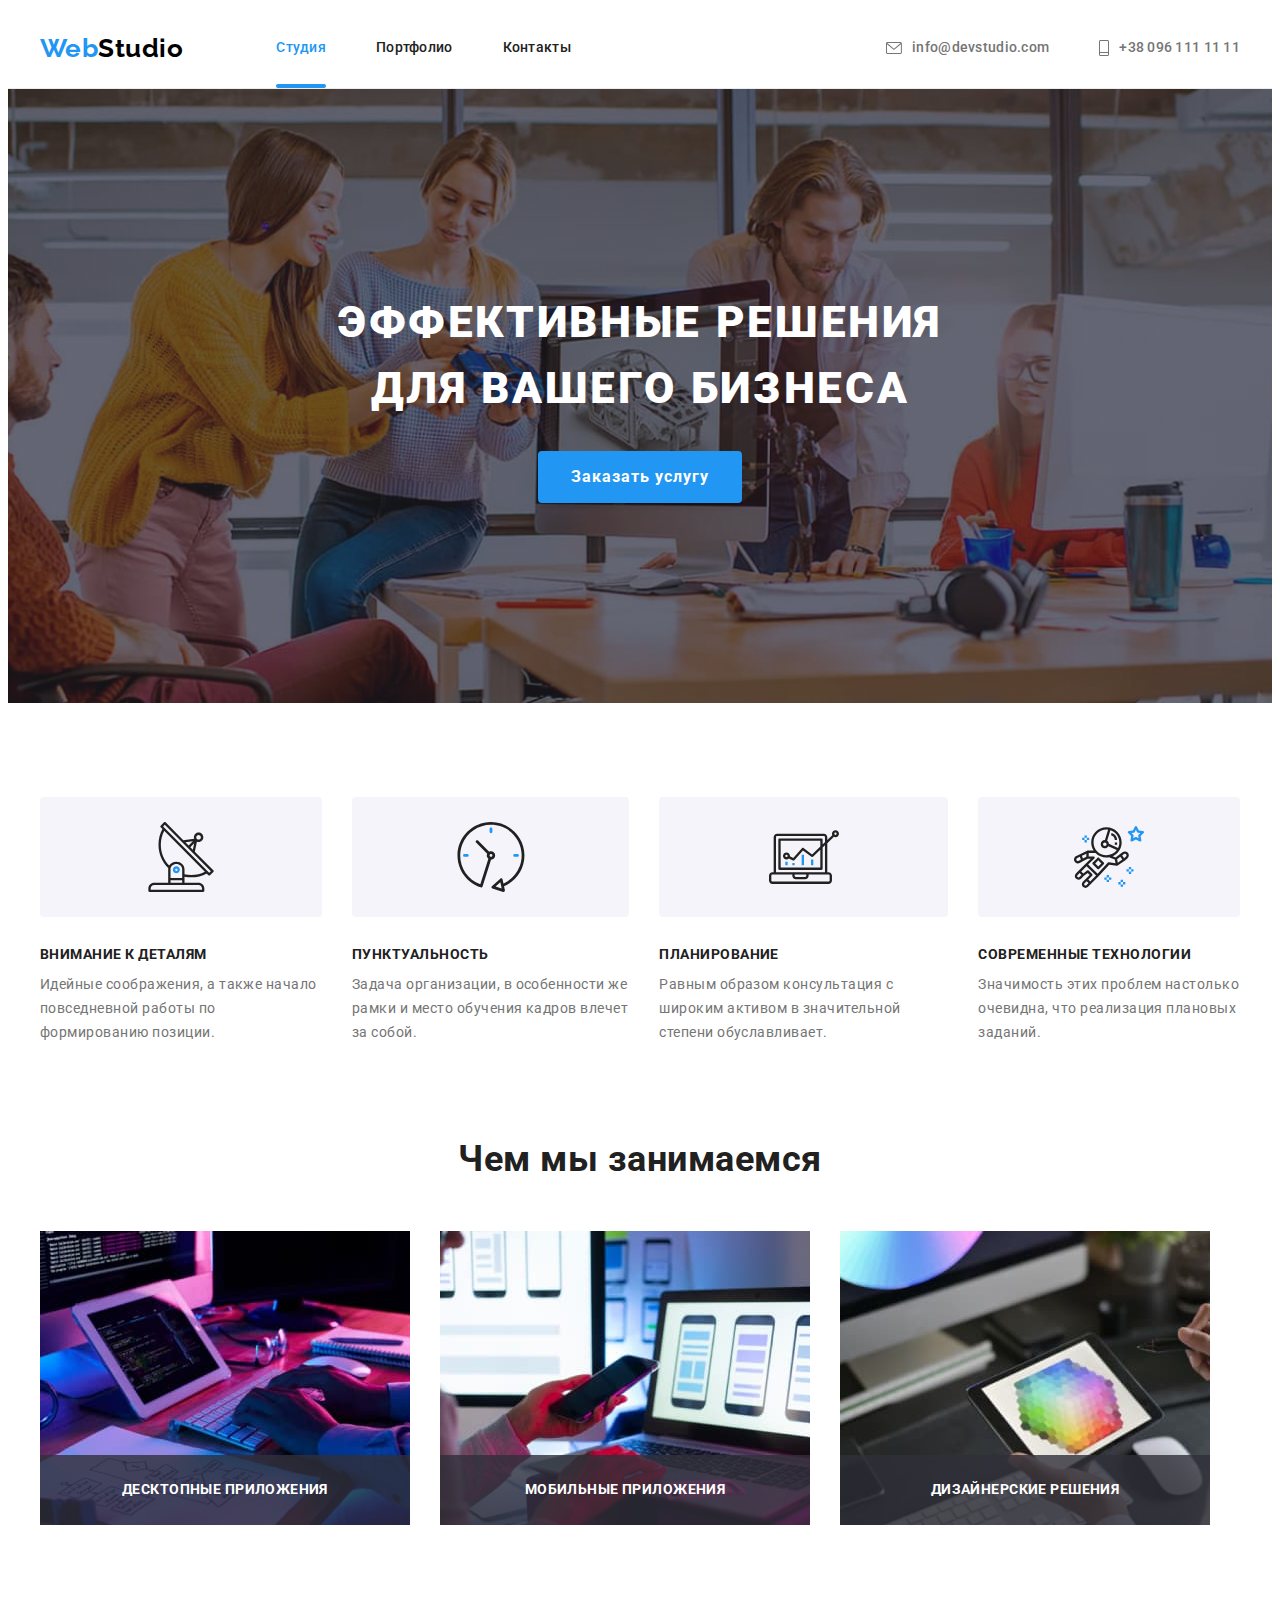
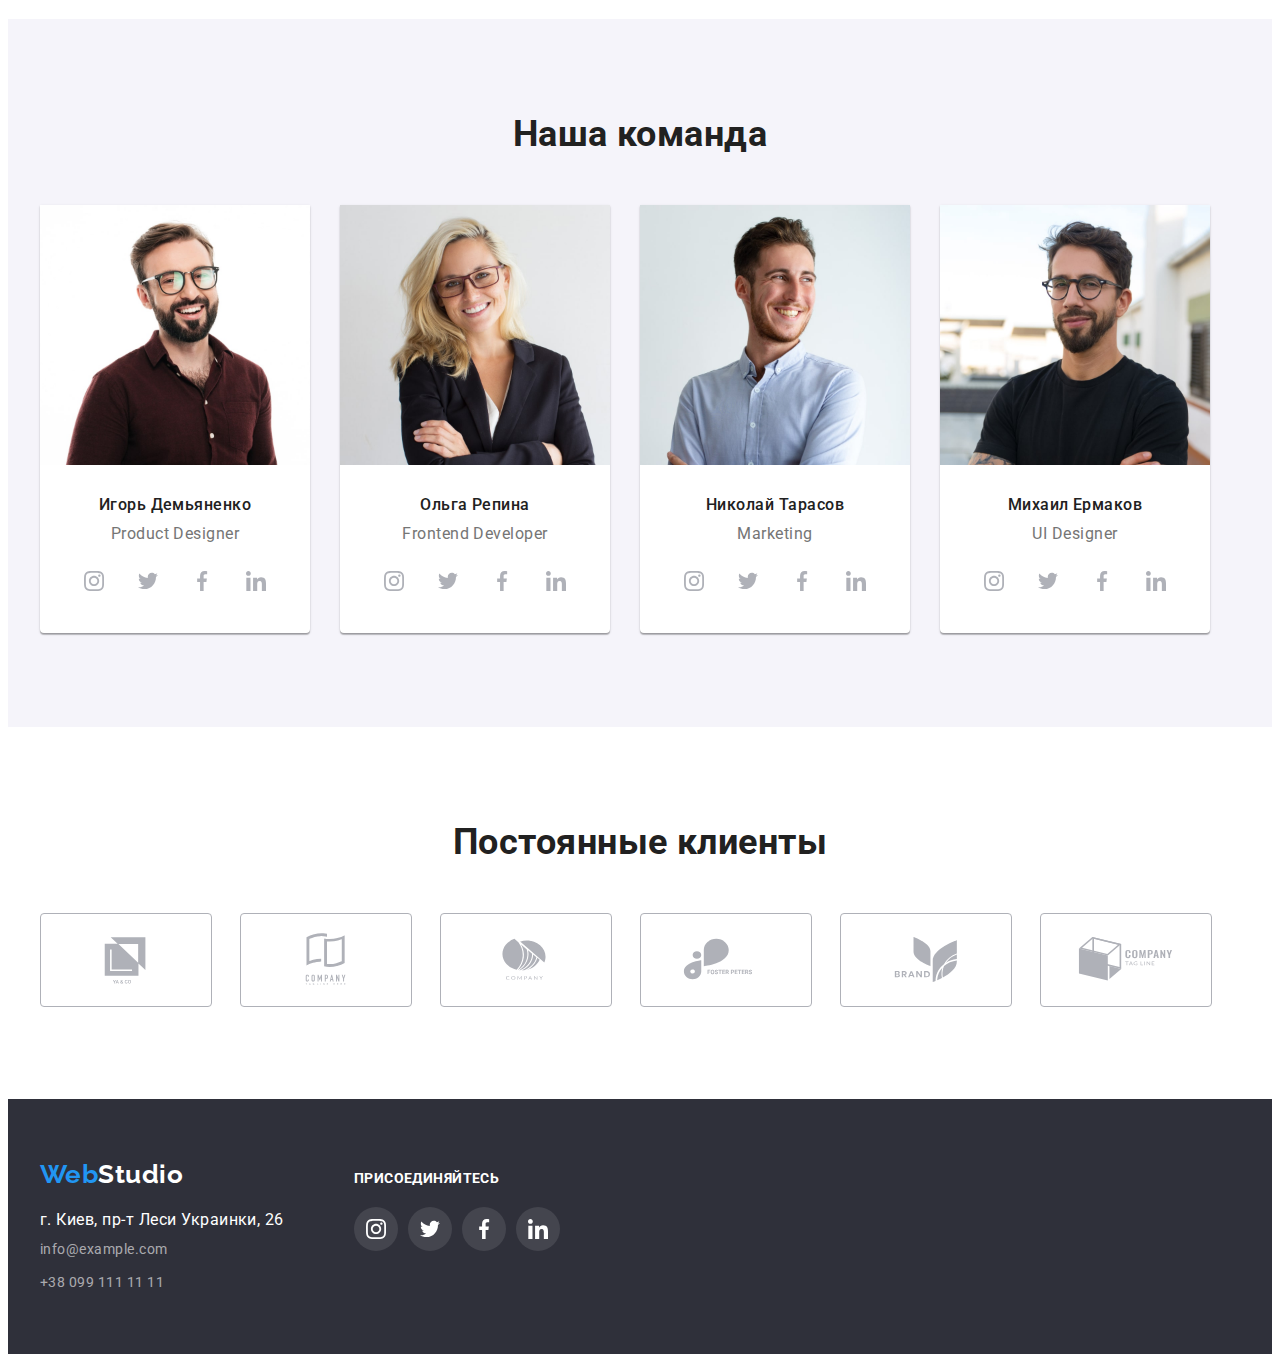
<file: index.html>
<!DOCTYPE html>
<html lang="ru">
    <head>
        <!-- Службова інформація не відображається в контексті сторінки-->
        <!-- utf-8 - найпоширеніше кодування -->
        <meta charset="utf-8" />
        <meta http-equiv="X-UA-Compatible" content="IE=edge" />
        <meta name="viewport" content="width=device-width, initial-scale=1.0" />
        <title>WebStudio</title>
        <!-- подключение шрифтов -->
        <link rel="preconnect" href="https://fonts.googleapis.com" />
        <link rel="preconnect" href="https://fonts.gstatic.com" crossorigin />
        <link
            href="https://fonts.googleapis.com/css2?family=Raleway:wght@700&family=Roboto:wght@400;500;700;900&display=swap"
            rel="stylesheet"
        />
        <!-- подключение modern-normalise перед основными стилями -->
        <link
            rel="stylesheet"
            href="https://cdnjs.cloudflare.com/ajax/libs/modern-normalize/1.1.0/modern-normalize.min.css"
            integrity="sha512-wpPYUAdjBVSE4KJnH1VR1HeZfpl1ub8YT/NKx4PuQ5NmX2tKuGu6U/JRp5y+Y8XG2tV+wKQpNHVUX03MfMFn9Q=="
            crossorigin="anonymous"
            referrerpolicy="no-referrer"
        />
        <link rel="stylesheet" href="./css/styles.css" />
    </head>

    <body>
        <!--  Вся информация сайта  -->
        <header>
            <!--  Шапка  -->
            <div class="container header-container">
                <nav class="header-nav">
                    <!-- Логотип-ссылка  -->
                    <a href="" lang="en" class="logo"> <span>Web</span>Studio </a>
                    <ul class="site-nav">
                        <!--Список ссылок для навигации-->
                        <li class="site-nav-item">
                            <a href="/" class="active">Студия</a>
                        </li>
                        <li class="site-nav-item">
                            <a href="./portfolio.html">Портфолио</a>
                        </li>
                        <li class="site-nav-item">
                            <a href="">Контакты</a>
                        </li>
                    </ul>
                </nav>
                <!-- Контактная информация-->
                <ul class="contacts">
                    <li class="contacts-item">
                        <a class="contacts-link" href="mailto:info@devstudio.com"
                            ><svg class="icon" width="16" height="12">
                                <use href="./images/sprite.svg#icon-envelope"></use>
                            </svg>
                            info@devstudio.com</a
                        >
                    </li>
                    <li class="contacts-item">
                        <a class="contacts-link" href="tel:+380961111111">
                            <svg class="icon" width="10" height="16">
                                <use href="./images/sprite.svg#icon-phone"></use>
                            </svg>
                            +38 096 111 11 11</a
                        >
                    </li>
                </ul>
            </div>
        </header>

        <!-- Основной контент -->
        <main>
            <!-- Герой -->
            <section class="hero">
                <div class="container">
                    <h1 class="hero-title">Эффективные решения для вашего бизнеса</h1>
                    <button type="button" data-modal-open>Заказать услугу</button>
                </div>
            </section>
            <!-- Перечень особенностей -->
            <section class="features">
                <div class="container features-container">
                    <!--Прячем заголовок h2  -->
                    <h2 class="visually-hidden">особенности</h2>
                    <!-- Скрыть заголовок в CSS  -->
                    <ul class="features-list">
                        <li class="features-list-item">
                            <div class="feactures-top">
                                <svg class="features-icon" width="70" height="70">
                                    <use href="./images/sprite.svg#icon-antenna"></use>
                                </svg>
                            </div>
                            <h3 class="features-list-title">Внимание к деталям</h3>
                            <p class="features-list-text">
                                Идейные соображения, а также начало повседневной работы по
                                формированию позиции.
                            </p>
                        </li>
                        <li>
                            <div class="feactures-top">
                                <svg class="features-icon" width="70" height="70">
                                    <use href="./images/sprite.svg#icon-clock"></use>
                                </svg>
                            </div>
                            <h3 class="features-list-title">Пунктуальность</h3>
                            <p class="features-list-text">
                                Задача организации, в особенности же рамки и место обучения кадров
                                влечет за собой.
                            </p>
                        </li>
                        <li>
                            <div class="feactures-top">
                                <svg class="features-icon" width="70" height="70">
                                    <use href="./images/sprite.svg#icon-diagram"></use>
                                </svg>
                            </div>
                            <h3 class="features-list-title">Планирование</h3>
                            <p class="features-list-text">
                                Равным образом консультация с широким активом в значительной степени
                                обуславливает.
                            </p>
                        </li>
                        <li>
                            <div class="feactures-top">
                                <svg class="features-icon" width="70" height="70">
                                    <use href="./images/sprite.svg#icon-astronaut"></use>
                                </svg>
                            </div>
                            <h3 class="features-list-title">Современные технологии</h3>
                            <p class="features-list-text">
                                Значимость этих проблем настолько очевидна, что реализация плановых
                                заданий.
                            </p>
                        </li>
                    </ul>
                </div>
            </section>
            <!--  Чем мы занимаемся  -->
            <section class="box">
                <div class="container">
                    <h2 class="box-title">Чем мы занимаемся</h2>
                    <ul class="box-list">
                        <li class="box-item">
                            <img src="./images/img1.jpg" alt="Разработка" width="370" />
                            <p class="box-item-text">Десктопные приложения</p>
                        </li>
                        <li class="box-item">
                            <img src="./images/img2.jpg" alt="Планирование" width="370" />
                            <p class="box-item-text">Мобильные приложения</p>
                        </li>
                        <li class="box-item">
                            <img src="./images/img3.jpg" alt="Визуализация" width="370" />
                            <p class="box-item-text">Дизайнерские решения</p>
                        </li>
                    </ul>
                </div>
            </section>
            <!-- Наша команда -->
            <section class="team">
                <div class="container team-container">
                    <h2 class="team-title">Наша команда</h2>
                    <ul class="team-list">
                        <li class="team-card">
                            <img src="./images/photo1.jpg" alt="фото дезайнера" width="270" />
                            <div class="team-card-bottom">
                                <h3>Игорь Демьяненко</h3>
                                <p lang="en">Product Designer</p>
                                <ul class="social-list">
                                    <li class="social-item">
                                        <a href="" class="social-link">
                                            <svg class="social-icon" width="20" height="20">
                                                <use
                                                    href="./images/sprite.svg#icon-instagram"
                                                ></use>
                                            </svg>
                                        </a>
                                    </li>

                                    <li class="social-item">
                                        <a href="" class="social-link">
                                            <svg class="social-icon" width="20" height="20">
                                                <use href="./images/sprite.svg#icon-twitter"></use>
                                            </svg>
                                        </a>
                                    </li>

                                    <li class="social-item">
                                        <a href="" class="social-link">
                                            <svg class="social-icon" width="20" height="20">
                                                <use href="./images/sprite.svg#icon-facebook"></use>
                                            </svg>
                                        </a>
                                    </li>

                                    <li class="social-item">
                                        <a href="" class="social-link">
                                            <svg class="social-icon" width="20" height="20">
                                                <use href="./images/sprite.svg#icon-linkedin"></use>
                                            </svg>
                                        </a>
                                    </li>
                                </ul>
                            </div>
                        </li>
                        <li class="team-card">
                            <img src="./images/photo2.jpg" alt="фото разработчика" width="270" />
                            <div class="team-card-bottom">
                                <h3>Ольга Репина</h3>
                                <p lang="en">Frontend Developer</p>
                                <ul class="social-list">
                                    <li class="social-item">
                                        <a href="" class="social-link">
                                            <svg class="social-icon" width="20" height="20">
                                                <use
                                                    href="./images/sprite.svg#icon-instagram"
                                                ></use>
                                            </svg>
                                        </a>
                                    </li>

                                    <li class="social-item">
                                        <a href="" class="social-link">
                                            <svg class="social-icon" width="20" height="20">
                                                <use href="./images/sprite.svg#icon-twitter"></use>
                                            </svg>
                                        </a>
                                    </li>

                                    <li class="social-item">
                                        <a href="" class="social-link">
                                            <svg class="social-icon" width="20" height="20">
                                                <use href="./images/sprite.svg#icon-facebook"></use>
                                            </svg>
                                        </a>
                                    </li>

                                    <li class="social-item">
                                        <a href="" class="social-link">
                                            <svg class="social-icon" width="20" height="20">
                                                <use href="./images/sprite.svg#icon-linkedin"></use>
                                            </svg>
                                        </a>
                                    </li>
                                </ul>
                            </div>
                        </li>
                        <li class="team-card">
                            <img src="./images/photo3.jpg" alt="фото маркетолога" width="270" />
                            <div class="team-card-bottom">
                                <h3>Николай Тарасов</h3>
                                <p lang="en">Marketing</p>
                                <ul class="social-list">
                                    <li class="social-item">
                                        <a href="" class="social-link">
                                            <svg class="social-icon" width="20" height="20">
                                                <use
                                                    href="./images/sprite.svg#icon-instagram"
                                                ></use>
                                            </svg>
                                        </a>
                                    </li>

                                    <li class="social-item">
                                        <a href="" class="social-link">
                                            <svg class="social-icon" width="20" height="20">
                                                <use href="./images/sprite.svg#icon-twitter"></use>
                                            </svg>
                                        </a>
                                    </li>

                                    <li class="social-item">
                                        <a href="" class="social-link">
                                            <svg class="social-icon" width="20" height="20">
                                                <use href="./images/sprite.svg#icon-facebook"></use>
                                            </svg>
                                        </a>
                                    </li>

                                    <li class="social-item">
                                        <a href="" class="social-link">
                                            <svg class="social-icon" width="20" height="20">
                                                <use href="./images/sprite.svg#icon-linkedin"></use>
                                            </svg>
                                        </a>
                                    </li>
                                </ul>
                            </div>
                        </li>
                        <li class="team-card">
                            <img src="./images/photo4.jpg" alt="фото UI Designer" width="270" />
                            <div class="team-card-bottom">
                                <h3>Михаил Ермаков</h3>
                                <p lang="en">UI Designer</p>
                                <ul class="social-list">
                                    <li class="social-item">
                                        <a href="" class="social-link">
                                            <svg class="social-icon" width="20" height="20">
                                                <use
                                                    href="./images/sprite.svg#icon-instagram"
                                                ></use>
                                            </svg>
                                        </a>
                                    </li>

                                    <li class="social-item">
                                        <a href="" class="social-link">
                                            <svg class="social-icon" width="20" height="20">
                                                <use href="./images/sprite.svg#icon-twitter"></use>
                                            </svg>
                                        </a>
                                    </li>

                                    <li class="social-item">
                                        <a href="" class="social-link">
                                            <svg class="social-icon" width="20" height="20">
                                                <use href="./images/sprite.svg#icon-facebook"></use>
                                            </svg>
                                        </a>
                                    </li>

                                    <li class="social-item">
                                        <a href="" class="social-link">
                                            <svg class="social-icon" width="20" height="20">
                                                <use href="./images/sprite.svg#icon-linkedin"></use>
                                            </svg>
                                        </a>
                                    </li>
                                </ul>
                            </div>
                        </li>
                    </ul>
                </div>
            </section>
            <section class="clients">
                <div class="container clients-container">
                    <h2 class="clients-title">Постоянные клиенты</h2>
                    <ul class="clients-list">
                        <li class="clients-item">
                            <a class="clients-link" href="">
                                <svg class="client-icon" width="106" height="60">
                                    <use href="./images/sprite.svg#icon-client1"></use>
                                </svg>
                            </a>
                        </li>
                        <li class="clients-item">
                            <a class="clients-link" href="">
                                <svg class="client-icon" width="106" height="60">
                                    <use href="./images/sprite.svg#icon-client2"></use>
                                </svg>
                            </a>
                        </li>
                        <li class="clients-item">
                            <a class="clients-link" href="">
                                <svg class="client-icon" width="106" height="60">
                                    <use href="./images/sprite.svg#icon-client3"></use>
                                </svg>
                            </a>
                        </li>
                        <li class="clients-item">
                            <a class="clients-link" href="">
                                <svg class="client-icon" width="106" height="60">
                                    <use href="./images/sprite.svg#icon-client4"></use>
                                </svg>
                            </a>
                        </li>
                        <li class="clients-item">
                            <a class="clients-link" href="">
                                <svg class="client-icon" width="106" height="60">
                                    <use href="./images/sprite.svg#icon-client5"></use>
                                </svg>
                            </a>
                        </li>
                        <li class="clients-item">
                            <a class="clients-link" href="">
                                <svg class="client-icon" width="106" height="60">
                                    <use href="./images/sprite.svg#icon-client6"></use>
                                </svg>
                            </a>
                        </li>
                    </ul>
                </div>
            </section>
        </main>

        <footer class="footer">
            <!-- Футер -->
            <div class="container footer-container">
                <div class="footer-contacts">
                    <!-- Логотип-ссылка  -->
                    <a href="/" lang="en" class="logo"> <span>Web</span>Studio </a>
                    <address class="address">
                        <ul class="footer-list">
                            <li class="footer-list-item">
                                <!-- адресс - ссылка на гугл карту в новой вкладке -->
                                <a
                                    class="address-map"
                                    href="https://goo.gl/maps/qX6E7kTWW1nA5MXd7"
                                    target="_blank"
                                    rel="noopener noreferrer"
                                    >г. Киев, пр-т Леси Украинки, 26</a
                                >
                            </li>
                            <li class="footer-list-item">
                                <a class="address-mail" href="mailto:info@example.com"
                                    >info@example.com</a
                                >
                            </li>
                            <li class="footer-list-item">
                                <a class="address-tel" href="tel:+380991111111"
                                    >+38 099 111 11 11</a
                                >
                            </li>
                        </ul>
                    </address>
                </div>
                <div class="footer-social-links">
                    <h2 class="footer-links-title">присоединяйтесь</h2>
                    <ul class="footer-social-list">
                        <li class="social-item">
                            <a href="" class="social-link">
                                <svg class="social-icon" width="20" height="20">
                                    <use href="./images/sprite.svg#icon-instagram"></use>
                                </svg>
                            </a>
                        </li>

                        <li class="social-item">
                            <a href="" class="social-link">
                                <svg class="social-icon" width="20" height="20">
                                    <use href="./images/sprite.svg#icon-twitter"></use>
                                </svg>
                            </a>
                        </li>

                        <li class="social-item">
                            <a href="" class="social-link">
                                <svg class="social-icon" width="20" height="20">
                                    <use href="./images/sprite.svg#icon-facebook"></use>
                                </svg>
                            </a>
                        </li>

                        <li class="social-item">
                            <a href="" class="social-link">
                                <svg class="social-icon" width="20" height="20">
                                    <use href="./images/sprite.svg#icon-linkedin"></use>
                                </svg>
                            </a>
                        </li>
                    </ul>
                </div>
            </div>
        </footer>
        <div class="backdrop is-hidden" data-modal>
            <div class="modal">
                <button type="button" class="modal-close" data-modal-close>
                    <svg class="modal-close-icon" width="18" height="18">
                        <use href="./images/sprite.svg#icon-close"></use>
                    </svg>
                </button>
            </div>
        </div>
        <script src="./js/modal.js"></script>
    </body>
</html>
</file>
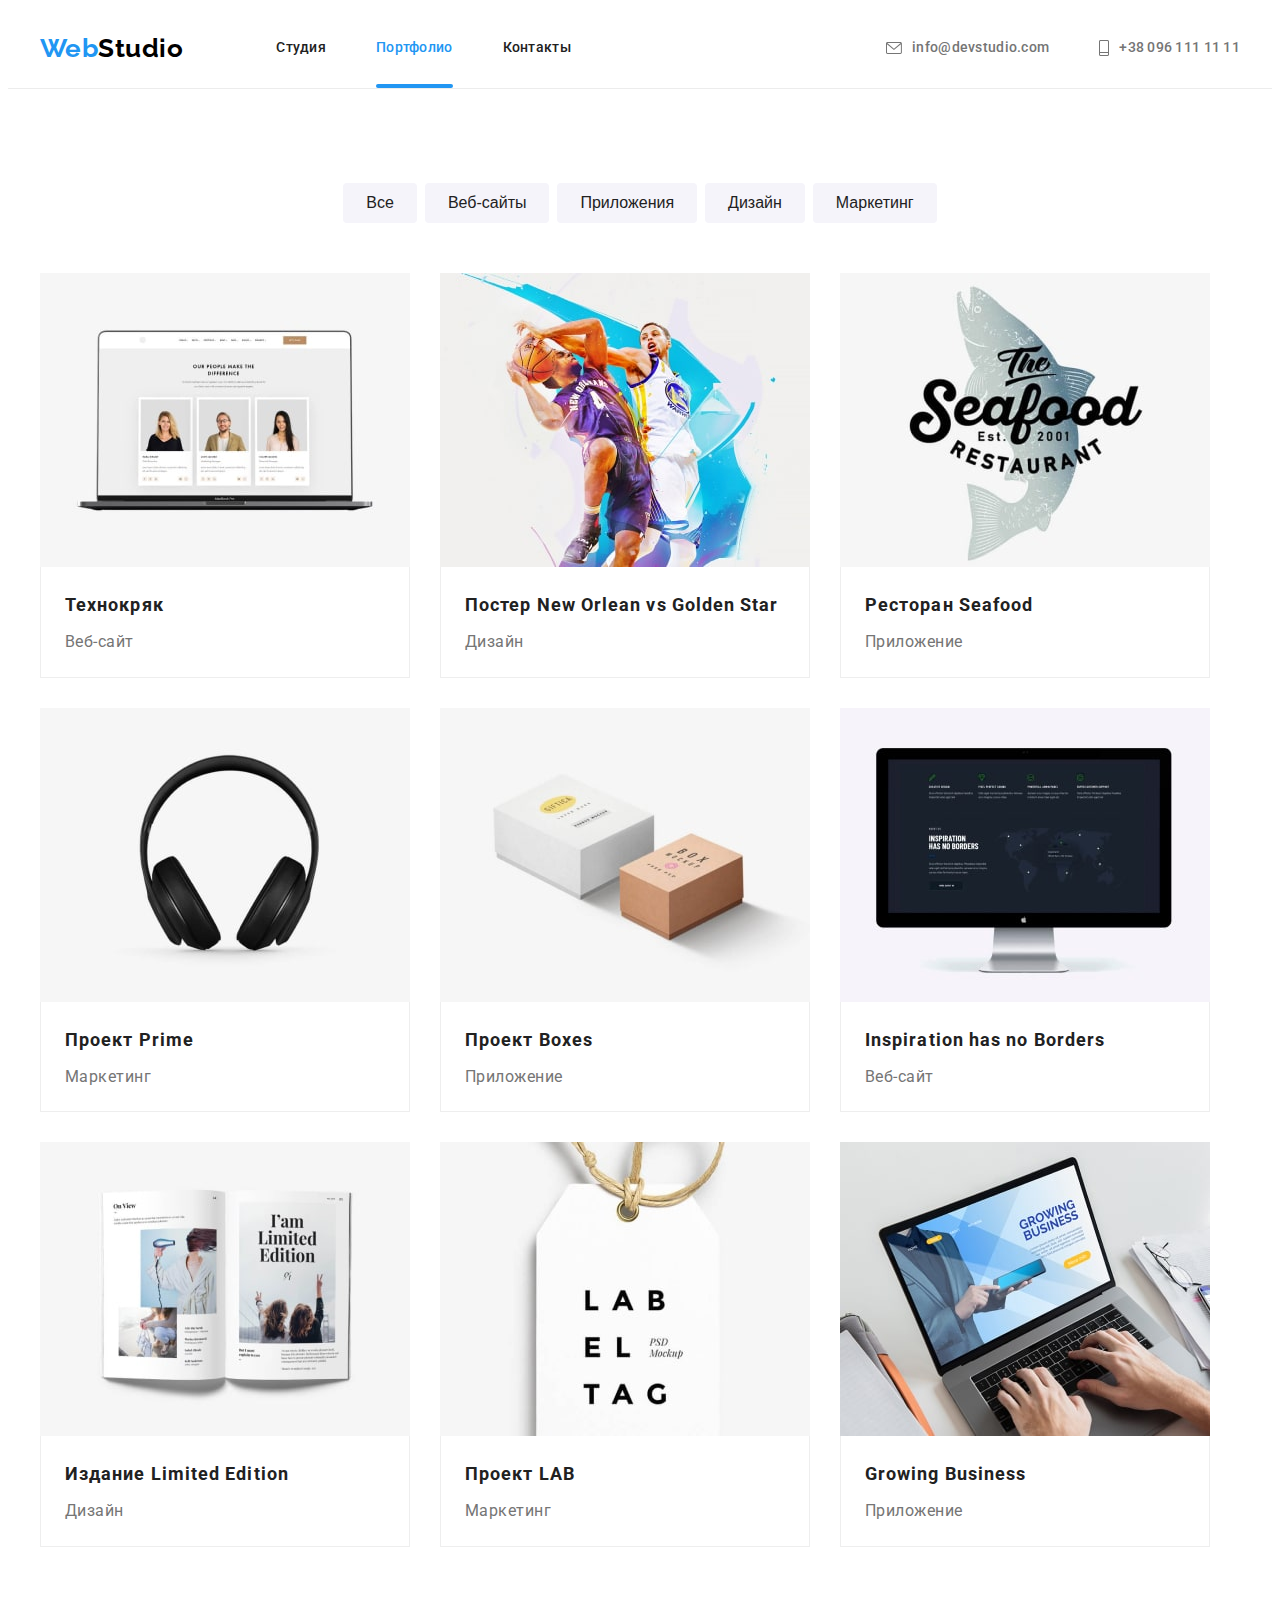
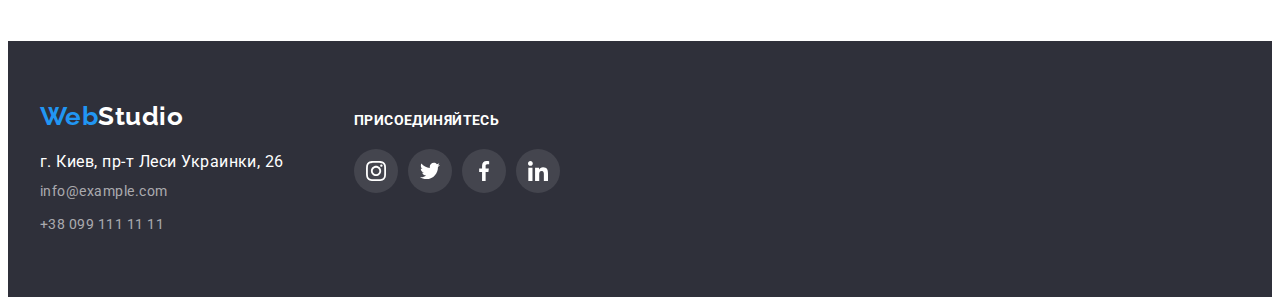
<file: portfolio.html>
<!DOCTYPE html>
<html lang="ru">
    <head>
        <meta charset="UTF-8" />
        <meta http-equiv="X-UA-Compatible" content="IE=edge" />
        <meta name="viewport" content="width=device-width, initial-scale=1.0" />
        <title>Portfolio</title>
        <!-- подключение шрифтов -->
        <link rel="preconnect" href="https://fonts.googleapis.com" />
        <link rel="preconnect" href="https://fonts.gstatic.com" crossorigin />
        <link
            href="https://fonts.googleapis.com/css2?family=Raleway:wght@700&family=Roboto:wght@400;500;700;900&display=swap"
            rel="stylesheet"
        />
        <!-- подключение modern-normalise перед основными стилями -->
        <link
            rel="stylesheet"
            href="https://cdnjs.cloudflare.com/ajax/libs/modern-normalize/1.1.0/modern-normalize.min.css"
            integrity="sha512-wpPYUAdjBVSE4KJnH1VR1HeZfpl1ub8YT/NKx4PuQ5NmX2tKuGu6U/JRp5y+Y8XG2tV+wKQpNHVUX03MfMFn9Q=="
            crossorigin="anonymous"
            referrerpolicy="no-referrer"
        />
        <link rel="stylesheet" href="./css/styles.css" />
    </head>
    <body>
        <header>
            <!--  Шапка  -->
            <div class="container header-container">
                <nav class="header-nav">
                    <!-- Логотип-ссылка  -->
                    <a href="" lang="en" class="logo"> <span>Web</span>Studio </a>
                    <ul class="site-nav">
                        <!--Список ссылок для навигации-->
                        <li class="site-nav-item">
                            <a href="/">Студия</a>
                        </li>
                        <li class="site-nav-item">
                            <a class="active" href="./portfolio.html">Портфолио</a>
                        </li>
                        <li class="site-nav-item">
                            <a href="">Контакты</a>
                        </li>
                    </ul>
                </nav>
                <!-- Контактная информация-->
                <ul class="contacts">
                    <li class="contacts-item">
                        <a class="contacts-link" href="mailto:info@devstudio.com"
                            ><svg class="icon" width="16" height="12">
                                <use href="./images/sprite.svg#icon-envelope"></use>
                            </svg>
                            info@devstudio.com</a
                        >
                    </li>
                    <li class="contacts-item">
                        <a class="contacts-link" href="tel:+380961111111">
                            <svg class="icon" width="10" height="16">
                                <use href="./images/sprite.svg#icon-phone"></use>
                            </svg>
                            +38 096 111 11 11</a
                        >
                    </li>
                </ul>
            </div>
        </header>
        <main>
            <!-- Projects -->
            <section class="portfolio">
                <div class="container">
                    <!-- Спрятать заголовок -->
                    <h1 class="visually-hidden">Портфолио</h1>
                    <ul class="filter">
                        <li class="filter-item">
                            <button type="button" class="filter-btn">Все</button>
                        </li>
                        <li class="filter-item">
                            <button type="button" class="filter-btn">Веб-сайты</button>
                        </li>
                        <li class="filter-item">
                            <button type="button" class="filter-btn">Приложения</button>
                        </li>
                        <li class="filter-item">
                            <button type="button" class="filter-btn">Дизайн</button>
                        </li>
                        <li class="filter-item">
                            <button type="button" class="filter-btn">Маркетинг</button>
                        </li>
                    </ul>
                    <ul class="projects">
                        <li class="project-card">
                            <a href="" class="project-card-link">
                                <div class="project-card-wrap">
                                    <img
                                        src="./images/portfolio1.jpg"
                                        alt="Изображение веб-сайта"
                                        width="370"
                                    />
                                    <p class="project-card-overlay">
                                        Технокряк это современная площадка распространения
                                        коронавируса. Компании используют эту платформу для
                                        цифрового шпионажа и атак на защищённые сервера конкурентов.
                                    </p>
                                </div>
                                <div class="project-card-bottom">
                                    <h2 class="project-card-title">Технокряк</h2>
                                    <p class="project-card-text">Веб-сайт</p>
                                </div>
                            </a>
                        </li>
                        <li class="project-card">
                            <a href="" class="project-card-link">
                                <div class="project-card-wrap">
                                    <img src="./images/portfolio2.jpg" alt="Постер" width="370" />
                                    <p class="project-card-overlay">
                                        Технокряк это современная площадка распространения
                                        коронавируса. Компании используют эту платформу для
                                        цифрового шпионажа и атак на защищённые сервера конкурентов.
                                    </p>
                                </div>
                                <div class="project-card-bottom">
                                    <h2 class="project-card-title">
                                        Постер <span lang="en">New Orlean vs Golden Star</span>
                                    </h2>
                                    <p class="project-card-text">Дизайн</p>
                                </div>
                            </a>
                        </li>
                        <li class="project-card">
                            <a href="" class="project-card-link">
                                <div class="project-card-wrap">
                                    <img
                                        src="./images/portfolio3.jpg"
                                        alt="Изображение приложения для ресторана"
                                        width="370"
                                    />
                                    <p class="project-card-overlay">
                                        Технокряк это современная площадка распространения
                                        коронавируса. Компании используют эту платформу для
                                        цифрового шпионажа и атак на защищённые сервера конкурентов.
                                    </p>
                                </div>
                                <div class="project-card-bottom">
                                    <h2 class="project-card-title">
                                        Ресторан <span lang="en">Seafood</span>
                                    </h2>
                                    <p class="project-card-text">Приложение</p>
                                </div>
                            </a>
                        </li>
                        <li class="project-card">
                            <a href="" class="project-card-link">
                                <div class="project-card-wrap">
                                    <img
                                        src="./images/portfolio4.jpg"
                                        alt="гарнитура"
                                        width="370"
                                    />
                                    <p class="project-card-overlay">
                                        Технокряк это современная площадка распространения
                                        коронавируса. Компании используют эту платформу для
                                        цифрового шпионажа и атак на защищённые сервера конкурентов.
                                    </p>
                                </div>
                                <div class="project-card-bottom">
                                    <h2 class="project-card-title">
                                        Проект <span lang="en">Prime</span>
                                    </h2>
                                    <p class="project-card-text">Маркетинг</p>
                                </div>
                            </a>
                        </li>
                        <li class="project-card">
                            <a href="" class="project-card-link">
                                <div class="project-card-wrap">
                                    <img src="./images/portfolio5.jpg" alt="Коробки" width="370" />
                                    <p class="project-card-overlay">
                                        Технокряк это современная площадка распространения
                                        коронавируса. Компании используют эту платформу для
                                        цифрового шпионажа и атак на защищённые сервера конкурентов.
                                    </p>
                                </div>
                                <div class="project-card-bottom">
                                    <h2 class="project-card-title">
                                        Проект <span lang="en">Boxes</span>
                                    </h2>
                                    <p class="project-card-text">Приложение</p>
                                </div>
                            </a>
                        </li>
                        <li class="project-card">
                            <a href="" class="project-card-link">
                                <div class="project-card-wrap">
                                    <img
                                        src="./images/portfolio6.jpg"
                                        alt="Веб-сайт на мониторе"
                                        width="370"
                                    />
                                    <p class="project-card-overlay">
                                        Технокряк это современная площадка распространения
                                        коронавируса. Компании используют эту платформу для
                                        цифрового шпионажа и атак на защищённые сервера конкурентов.
                                    </p>
                                </div>
                                <div class="project-card-bottom">
                                    <h2 class="project-card-title" lang="en">
                                        Inspiration has no Borders
                                    </h2>
                                    <p class="project-card-text">Веб-сайт</p>
                                </div>
                            </a>
                        </li>
                        <li class="project-card">
                            <a href="" class="project-card-link">
                                <div class="project-card-wrap">
                                    <img src="./images/portfolio7.jpg" alt="Журнал" width="370" />
                                    <p class="project-card-overlay">
                                        Технокряк это современная площадка распространения
                                        коронавируса. Компании используют эту платформу для
                                        цифрового шпионажа и атак на защищённые сервера конкурентов.
                                    </p>
                                </div>
                                <div class="project-card-bottom">
                                    <h2 class="project-card-title">
                                        Издание <span lang="en">Limited Edition</span>
                                    </h2>
                                    <p class="project-card-text">Дизайн</p>
                                </div>
                            </a>
                        </li>
                        <li class="project-card">
                            <a href="" class="project-card-link">
                                <div class="project-card-wrap">
                                    <img
                                        src="./images/portfolio8.jpg"
                                        alt="Фирменный лейбл"
                                        width="370"
                                    />
                                    <p class="project-card-overlay">
                                        Технокряк это современная площадка распространения
                                        коронавируса. Компании используют эту платформу для
                                        цифрового шпионажа и атак на защищённые сервера конкурентов.
                                    </p>
                                </div>
                                <div class="project-card-bottom">
                                    <h2 class="project-card-title">Проект LAB</h2>
                                    <p class="project-card-text">Маркетинг</p>
                                </div>
                            </a>
                        </li>
                        <li class="project-card">
                            <a href="" class="project-card-link">
                                <div class="project-card-wrap">
                                    <img src="./images/portfolio9.jpg" alt="Ноутбук" width="370" />
                                    <p class="project-card-overlay">
                                        Технокряк это современная площадка распространения
                                        коронавируса. Компании используют эту платформу для
                                        цифрового шпионажа и атак на защищённые сервера конкурентов.
                                    </p>
                                </div>
                                <div class="project-card-bottom">
                                    <h2 class="project-card-title" lang="en">Growing Business</h2>
                                    <p class="project-card-text">Приложение</p>
                                </div>
                            </a>
                        </li>
                    </ul>
                </div>
            </section>
        </main>
        <footer class="footer">
            <!-- Футер -->
            <div class="container footer-container">
                <div class="footer-contacts">
                    <!-- Логотип-ссылка  -->
                    <a href="/" lang="en" class="logo"> <span>Web</span>Studio </a>
                    <address class="address">
                        <ul class="footer-list">
                            <li class="footer-list-item">
                                <!-- адресс - ссылка на гугл карту в новой вкладке -->
                                <a
                                    class="address-map"
                                    href="https://goo.gl/maps/qX6E7kTWW1nA5MXd7"
                                    target="_blank"
                                    rel="noopener noreferrer"
                                    >г. Киев, пр-т Леси Украинки, 26</a
                                >
                            </li>
                            <li class="footer-list-item">
                                <a class="address-mail" href="mailto:info@example.com"
                                    >info@example.com</a
                                >
                            </li>
                            <li class="footer-list-item">
                                <a class="address-tel" href="tel:+380991111111"
                                    >+38 099 111 11 11</a
                                >
                            </li>
                        </ul>
                    </address>
                </div>
                <div class="footer-social-links">
                    <h2 class="footer-links-title">присоединяйтесь</h2>
                    <ul class="footer-social-list">
                        <li class="social-item">
                            <a href="" class="social-link">
                                <svg class="social-icon" width="20" height="20">
                                    <use href="./images/sprite.svg#icon-instagram"></use>
                                </svg>
                            </a>
                        </li>

                        <li class="social-item">
                            <a href="" class="social-link">
                                <svg class="social-icon" width="20" height="20">
                                    <use href="./images/sprite.svg#icon-twitter"></use>
                                </svg>
                            </a>
                        </li>

                        <li class="social-item">
                            <a href="" class="social-link">
                                <svg class="social-icon" width="20" height="20">
                                    <use href="./images/sprite.svg#icon-facebook"></use>
                                </svg>
                            </a>
                        </li>

                        <li class="social-item">
                            <a href="" class="social-link">
                                <svg class="social-icon" width="20" height="20">
                                    <use href="./images/sprite.svg#icon-linkedin"></use>
                                </svg>
                            </a>
                        </li>
                    </ul>
                </div>
            </div>
        </footer>
    </body>
</html>
</file>
<file: css/styles.css>
:root {
    --accent: #2196f3;
    --black: #212121;
    --white: #ffffff;
    --icon-color: #afb1b8;
}

/* Reset */
p,
h1,
h2,
h3,
h4,
h5,
h6 {
    margin: 0;
}
/* ul {margin: 0; padding: 0;}   уже указано */
img {
    display: block;
    margin: 0;
}

.container {
    width: 1200px;
    padding-left: 15px;
    padding-right: 15px;
    margin: 0 auto;
    /* outline: 2px solid tomato; */
}

body {
    font-family: Roboto, sans-serif;
    background-color: #ffffff;
    color: #757575;
    letter-spacing: 0.03em;
}
a {
    text-decoration: none;
    color: inherit;
}

ul {
    list-style: none;
    margin: 0;
    padding: 0;
}

/* --------------------------------HEADER--------------------------------- */
header {
    border-bottom: 1px solid #ececec;
}

.header-container {
    display: flex;
    align-items: center;
}

.header-nav {
    display: flex;
    align-items: center;
}
/* Логотип */
.logo {
    margin-right: 93px;

    font-family: Raleway, sans-serif;
    font-weight: 700;
    font-size: 26px;
    line-height: 1.19;
    color: #000000;
}
.logo > span {
    color: var(--accent);
}

/* верхние ссылки и контакты */
.site-nav {
    display: flex;
    padding: 0;
}

.site-nav-item:not(:last-child) {
    margin-right: 50px;
}

.site-nav a {
    display: block;
    padding-top: 32px;
    padding-bottom: 32px;

    color: var(--black);
    font-weight: 500;
    font-size: 14px;
    line-height: 1.14;
    letter-spacing: 0.02em;

    transition: color 250ms cubic-bezier(0.4, 0, 0.2, 1);
}
.site-nav a:hover,
.site-nav a:focus {
    color: var(--accent);
}
/* Подсвечивание активных ссылок */
a.active {
    color: var(--accent);
    position: relative;
}

a.active::after {
    content: '';
    width: 100%;
    height: 4px;
    background-color: var(--accent);
    border-radius: 2px;
    display: block;
    position: absolute;
    bottom: 0;
    left: 0;
}

.contacts {
    display: flex;
    margin-left: auto;
}
.contacts-link {
    display: flex;
    justify-content: center;
    align-items: center;

    padding-top: 32px;
    padding-bottom: 32px;

    font-weight: 500;
    font-size: 14px;
    line-height: 1.14;
    letter-spacing: 0.02em;

    transition: color 250ms cubic-bezier(0.4, 0, 0.2, 1);
}

.icon {
    fill: currentColor;
    margin-right: 10px;
}

.contacts-link:hover,
.contacts-link:focus {
    color: var(--accent);
}

.contacts-item:not(:first-child) {
    margin-left: 50px;
}

/* <!------------------------------------- Герой -----------------------------> */
.hero {
    background-color: #c4c4c4;
    background-image: linear-gradient(rgba(47, 48, 58, 0.4), rgba(47, 48, 58, 0.4)),
        url(../images/hero-img.jpg);
    max-width: 1600px;
    margin-right: auto;
    margin-left: auto;
    background-repeat: no-repeat;
    background-position: center;
    background-size: cover;
    text-align: center;
    padding-top: 200px;
    padding-bottom: 200px;
}

.hero-title {
    width: 696px;
    margin: 0 auto;
    margin-bottom: 30px;

    font-weight: 900;
    font-size: 44px;
    line-height: 1.5;
    text-align: center;
    letter-spacing: 0.06em;
    text-transform: uppercase;
    color: var(--white);
}
.hero button {
    min-width: 200px;
    min-height: 50px;
    padding: 10px 32px;

    background-color: var(--accent);
    color: var(--white);
    font-family: Roboto;
    font-weight: 700;
    font-size: 16px;
    line-height: 1.88;
    align-items: center;
    text-align: center;
    letter-spacing: 0.06em;
    box-shadow: 0px 4px 4px rgba(0, 0, 0, 0.15);
    border: 1px solid transparent;
    border-radius: 4px;

    transition: box-shadow 250ms cubic-bezier(0.4, 0, 0.2, 1);
}

.hero button:active {
    box-shadow: inset 0px 4px 4px rgba(0, 0, 0, 0.7);
}

/* Прячем заголовки */
.visually-hidden {
    position: absolute;
    clip: rect(0 0 0 0);
    width: 1px;
    height: 1px;
    margin: -1px;
    border: 0;
    padding: 0;
    overflow: hidden;
}

/* <!-- Перечень особенностей --> */

.features {
    padding-top: 94px;
    padding-bottom: 94px;
}

.features-container {
    display: flex;
}

.features-list {
    display: flex;
}

.features-list li:not(:last-child) {
    margin-right: 30px;
}

.feactures-top {
    height: 120px;
    background: #f5f4fa;
    border-radius: 4px;
    display: flex;
    justify-content: center;
    align-items: center;
    margin-bottom: 30px;
}

.features-list-title {
    margin-bottom: 10px;
    font-size: 14px;
    line-height: 1.14;
    text-transform: uppercase;
    color: var(--black);
}

.features-list-text {
    font-size: 14px;
    line-height: 1.7;
}
/* <!--  Чем мы занимаемся  --> */
.box {
    padding-bottom: 94px;
}

.box-list {
    display: flex;
}

.box-item:not(:last-child) {
    margin-right: 30px;
}

.box-item {
    position: relative;
}

.box-item-text {
    position: absolute;
    display: block;
    bottom: 0;
    left: 0;
    padding-top: 27px;
    padding-bottom: 27px;
    width: 100%;

    font-weight: 700;
    font-size: 14px;
    line-height: 1.14;
    text-align: center;
    letter-spacing: 0.03em;
    text-transform: uppercase;
    color: var(--white);
    background: rgba(47, 48, 58, 0.8);
}

.box-title,
.team-title,
.clients-title {
    margin-bottom: 50px;

    font-size: 36px;
    line-height: 1.17;
    text-align: center;
    color: var(--black);
}

.team {
    padding-top: 94px;
    padding-bottom: 94px;
    background-color: #f5f4fa;
}

.team-list {
    display: flex;
    flex-wrap: wrap;
}

.team-card {
    background-color: var(--white);
    box-shadow: 0px 1px 3px rgba(0, 0, 0, 0.12), 0px 1px 1px rgba(0, 0, 0, 0.14),
        0px 2px 1px rgba(0, 0, 0, 0.2);
    border-radius: 0px 0px 4px 4px;
    margin-right: 30px;
}
.team-card:nth-child(4n) {
    margin-right: 0;
}

.team-card-bottom {
    padding: 30px 32px;
}

.team-card h3 {
    margin-bottom: 10px;

    font-weight: 500;
    font-size: 16px;
    line-height: 1.19;
    text-align: center;
    color: var(--black);
}

.team-card p {
    font-size: 16px;
    line-height: 1.19;
    text-align: center;
    margin-bottom: 16px;
}

/* Добавляем иконки на соцсети ------------------*/
.social-list {
    display: flex;
    justify-content: center;
}
.social-item {
    width: 44px;
    height: 44px;
}

/* Марджин задаем соседу */
.social-item + .social-item {
    margin-left: 10px;
}

.social-link {
    width: 100%;
    height: 100%;
    display: flex;
    align-items: center;
    justify-content: center;
    border-radius: 50%;

    transition: background-color 250ms cubic-bezier(0.4, 0, 0.2, 1);
}

.social-icon {
    fill: var(--icon-color);
    transition: fill 250ms cubic-bezier(0.4, 0, 0.2, 1);
}

/* При наведении кружок становиться синим а иконка белая */
.social-link:hover,
.social-link:focus {
    background-color: var(--accent);
}

.social-link:hover .social-icon,
.social-link:focus .social-icon {
    fill: var(--white);
}

/* -------------------------------Постоянные клиенты---------------------------- */

.clients {
    padding-top: 94px;
    padding-bottom: 94px;
}

.clients-list {
    display: flex;
}

.clients-item {
    width: 170px;
    height: 92px;
}

.clients-item:not(:last-child) {
    margin-right: 30px;
}

.clients-link {
    width: 100%;
    height: 100%;
    border: 1px solid var(--icon-color);
    border-radius: 4px;
    display: flex;
    justify-content: center;
    align-items: center;

    transition: border-color 250ms cubic-bezier(0.4, 0, 0.2, 1);
}

.clients-link:hover,
.clients-link:focus {
    border-color: var(--accent);
}

.client-icon {
    fill: var(--icon-color);
    transition: fill 250ms cubic-bezier(0.4, 0, 0.2, 1);
}
.clients-link:hover .client-icon,
.clients-link:focus .client-icon {
    fill: var(--accent);
}
/* ------------------------------------Футер ------------------------------------ */

.footer {
    padding-top: 60px;
    padding-bottom: 60px;

    background-color: #2f303a;
    color: var(--white);
}

.footer-container {
    display: flex;
    align-items: baseline;
}

.footer-contacts {
    margin-right: 70px;
}

.footer .logo {
    display: block;
    margin-bottom: 20px;
    color: var(--white);
}

.footer-list-item:not(:last-child) {
    margin-bottom: 9px;
}

/* Address не наследует font-style по умолчанию */
.address {
    font-style: inherit;
}
.address-mail,
.address-tel {
    font-size: 14px;
    line-height: 1.7;
    color: rgba(255, 255, 255, 0.6);
}

/* Добавляем соц.сети в футере------------------- */
.footer-links-title {
    font-weight: 700;
    font-size: 14px;
    line-height: 1.14;
    letter-spacing: 0.03em;
    text-transform: uppercase;
    color: var(--white);

    margin-bottom: 20px;
}

.footer-social-list {
    display: flex;
}

.footer-social-list .social-link {
    background-color: rgba(255, 255, 255, 0.1);
    transition: background-color 250ms cubic-bezier(0.4, 0, 0.2, 1);
}

.footer-social-list .social-link:hover,
.footer-social-list .social-link:focus {
    background-color: var(--accent);
}

.footer-social-list .social-icon {
    fill: var(--white);
}

/* ---------------------------------- ПОРТФОЛИО-------------------------------- */

.portfolio {
    padding-top: 94px;
    padding-bottom: 94px;
}

.filter {
    display: flex;
    justify-content: center;
    margin-bottom: 50px;
}

.filter-item {
    transition: box-shadow 250ms cubic-bezier(0.4, 0, 0.2, 1);
}

.filter-item:not(:last-child) {
    margin-right: 8px;
}

.filter-item:hover,
.filter-item:focus {
    box-shadow: 0px 3px 1px rgba(0, 0, 0, 0.1), 0px 1px 2px rgba(0, 0, 0, 0.08),
        0px 2px 2px rgba(0, 0, 0, 0.12);
}

.filter-btn {
    display: inline-block;
    padding: 6px 22px;
    border: 1px solid transparent;
    border-radius: 4px;

    background: #f5f4fa;
    font-style: normal;
    font-weight: 500;
    font-size: 16px;
    line-height: 1.6;
    text-align: center;
    color: var(--black);
    cursor: pointer;

    transition: background-color 250ms cubic-bezier(0.4, 0, 0.2, 1),
        color 250ms cubic-bezier(0.4, 0, 0.2, 1);
}

.filter-btn:hover,
.filter-btn:focus {
    background-color: var(--accent);
    color: var(--white);
}

.projects {
    display: flex;
    flex-wrap: wrap;
}

.project-card:not(:nth-child(3n)) {
    margin-right: 30px;
}

.project-card:not(:nth-last-child(-n + 3)) {
    margin-bottom: 30px;
}

.project-card-bottom {
    padding: 20px 24px;
    box-sizing: border-box;
    background: #ffffff;
    border: 1px solid #eeeeee;
    border-top: none;
}

/* Добавляем оверлей------------- */
.project-card-wrap {
    position: relative;
    height: 294px;
    overflow: hidden;
}

.project-card-overlay {
    position: absolute;
    left: 0;
    bottom: 0;
    padding: 63px 24px;
    max-height: 100%;

    background-color: rgba(33, 150, 243, 0.9);
    font-weight: 400;
    font-size: 18px;
    line-height: 1.56;
    letter-spacing: 0.03em;
    color: var(--white);
    /* overflow: auto; */
    transform: translateY(101%);
    transition: transform 250ms cubic-bezier(0.4, 0, 0.2, 1);
}

.project-card-link {
    width: 100%;
    height: 100%;
    display: block;

    transition: box-shadow 250ms cubic-bezier(0.4, 0, 0.2, 1);
}

.project-card-link:hover,
.project-card-link:focus {
    box-shadow: 0px 1px 1px rgba(0, 0, 0, 0.12), 0px 4px 4px rgba(0, 0, 0, 0.06),
        1px 4px 6px rgba(0, 0, 0, 0.16);
}

.project-card-link:hover .project-card-overlay,
.project-card-link:focus .project-card-overlay {
    transform: translateY(0);
}

.project-card-title {
    margin-bottom: 4px;
    font-size: 18px;
    line-height: 2;
    letter-spacing: 0.06em;
    color: var(--black);
}

.project-card-text {
    font-size: 16px;
    line-height: 1.87;
}

.backdrop {
    width: 100vw;
    height: 100vh;
    background-color: rgba(0, 0, 0, 0.2);
    position: fixed;
    top: 0;
    opacity: 1;
    /* visibility: visible; */
    transition: opacity 250ms cubic-bezier(0.4, 0, 0.2, 1),
        visibility 250ms cubic-bezier(0.4, 0, 0.2, 1);
}

.modal {
    width: 528px;
    min-height: 581px;
    background-color: #fff;
    position: absolute;
    top: 50%;
    left: 50%;
    transform: translate(-50%, -50%) scale(1) rotate(0);
    transition: transform 250ms cubic-bezier(0.4, 0, 0.2, 1);
}

.modal-close {
    width: 30px;
    height: 30px;
    background: #ffffff;
    border: 1px solid rgba(0, 0, 0, 0.1);
    border-radius: 50%;
    padding: 0;

    position: absolute;
    top: 8px;
    right: 8px;
    display: flex;
    align-items: center;
    justify-content: center;
}

.backdrop.is-hidden {
    visibility: hidden;
    opacity: 0;
    pointer-events: none;
}

.backdrop.is-hidden .modal {
    transform: translate(-50%, -50%) scale(0.5) rotate(360deg);
    transition: transform 250ms cubic-bezier(0.4, 0, 0.2, 1);
}
</file>
